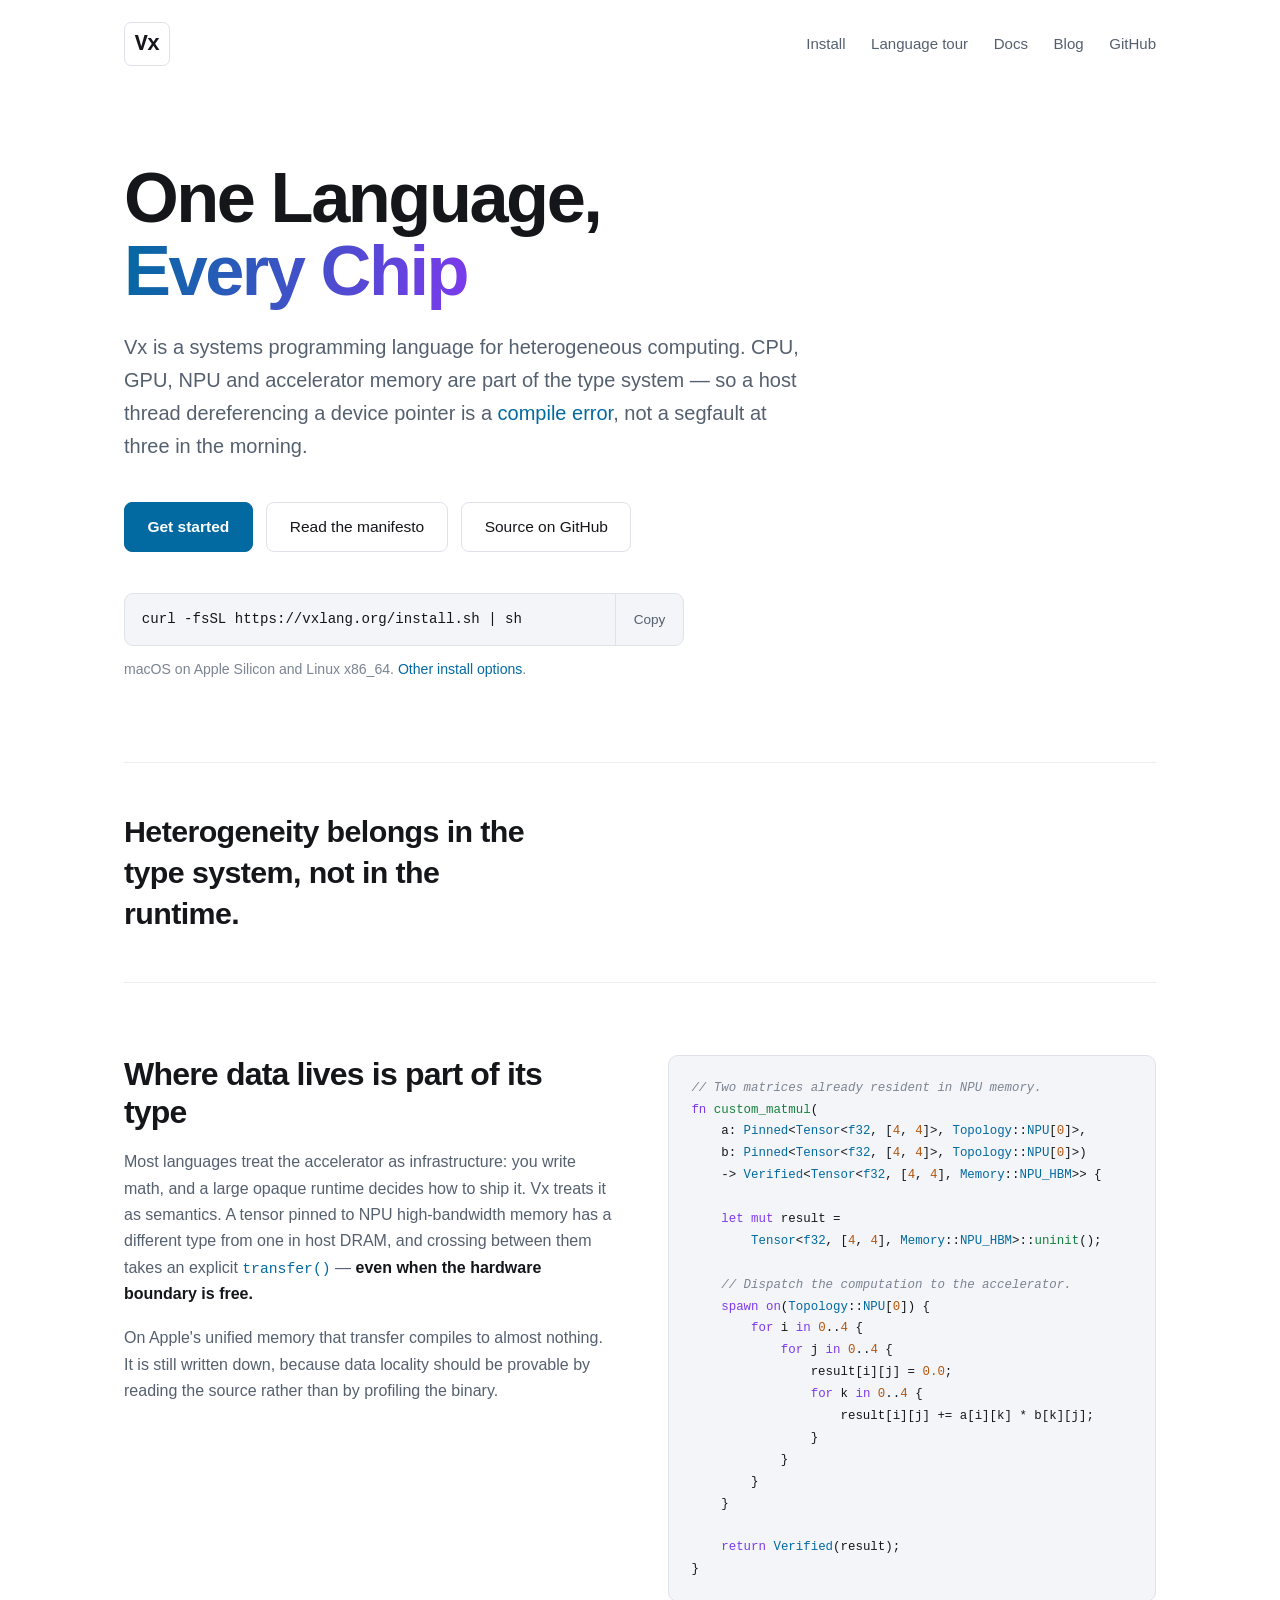
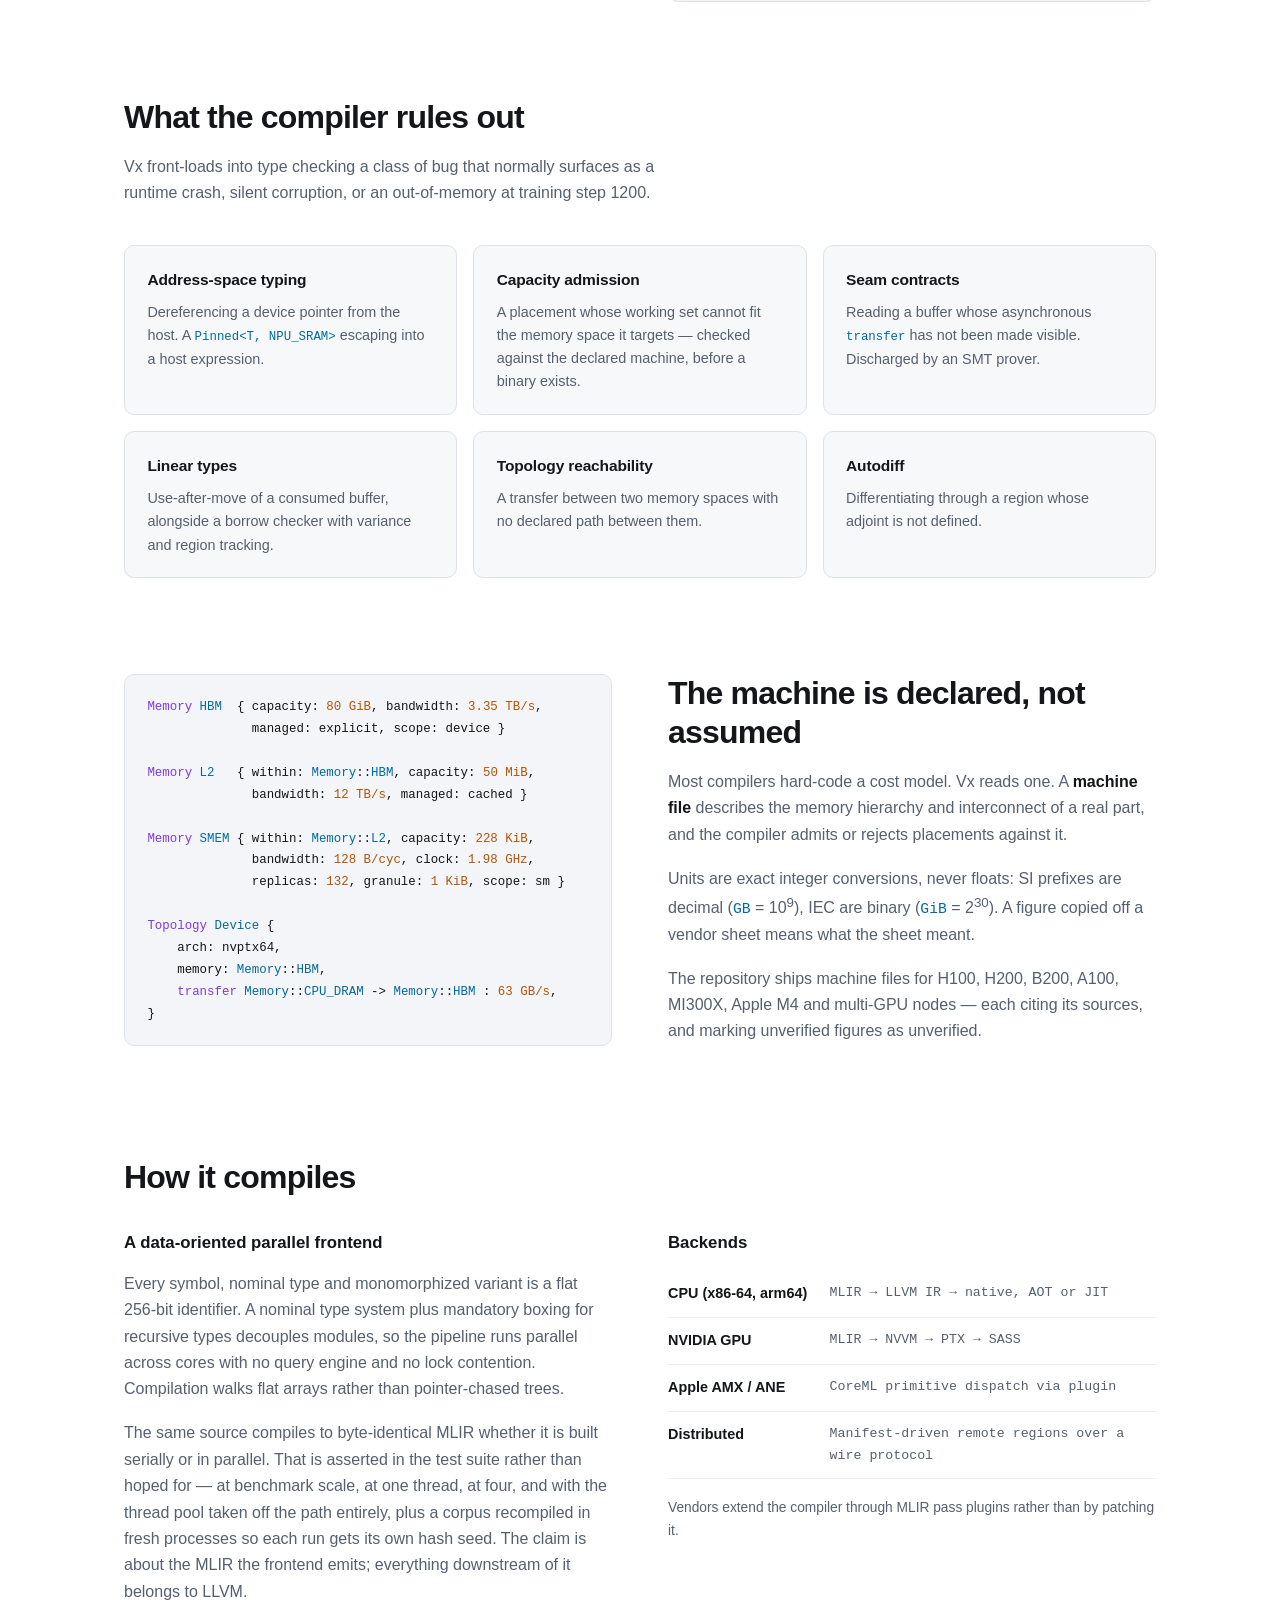
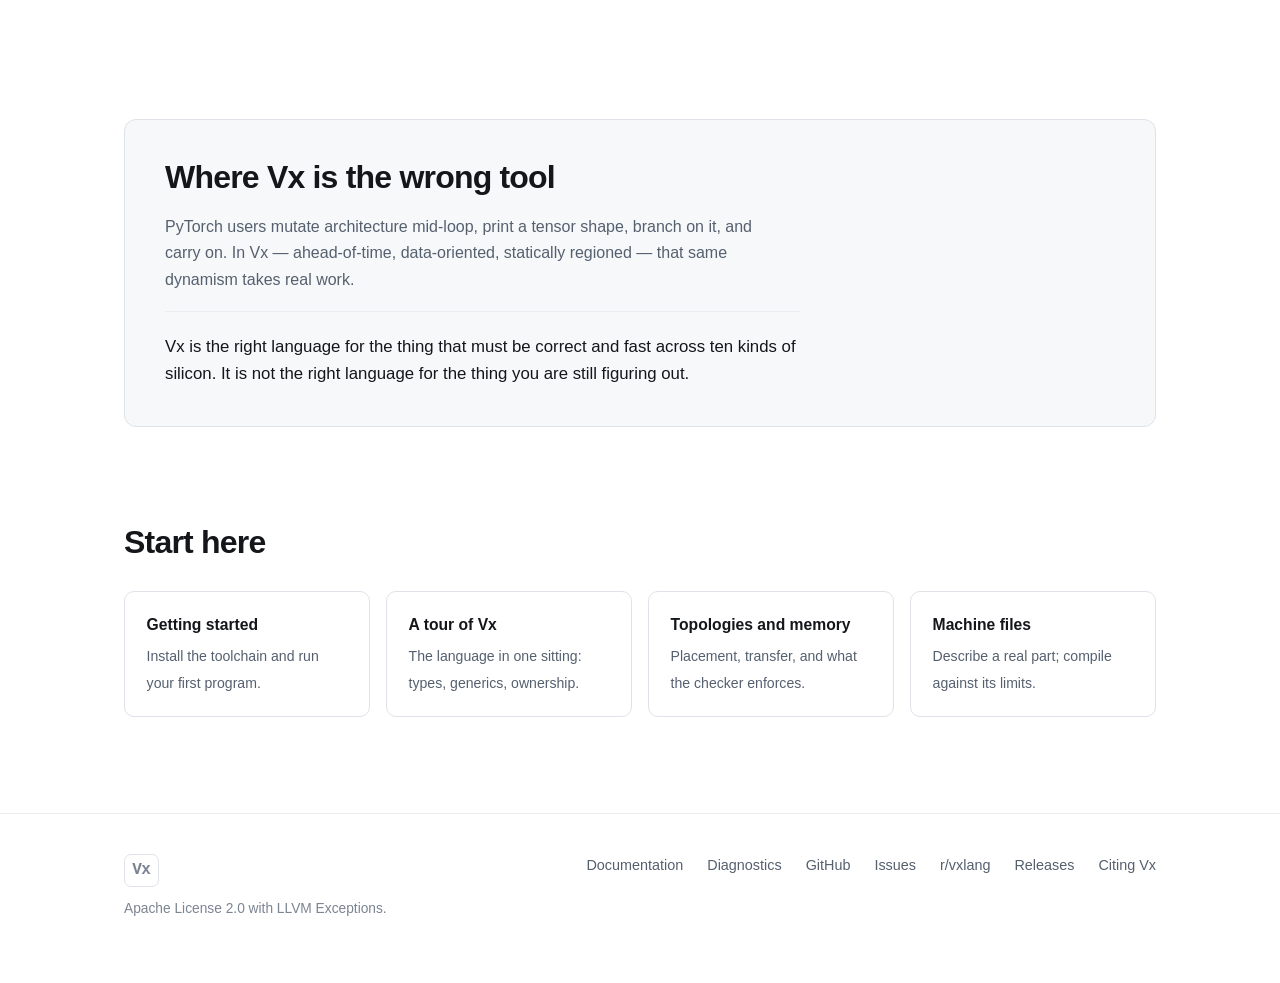
<file: www/index.html>
<!DOCTYPE html>
<html lang="en">
<head>
<meta charset="utf-8">
<meta name="viewport" content="width=device-width, initial-scale=1">
<title>Vx — One Language, Every Chip</title>
<meta name="description" content="Vx is a heterogeneous-systems programming language that puts placement and reachability in the type system. Dereferencing a device pointer from the host is a compile error, not a segfault.">
<link rel="icon" href="favicon.svg" type="image/svg+xml">

<meta property="og:title" content="Vx — One Language, Every Chip">
<meta property="og:description" content="A heterogeneous-systems programming language that puts placement and reachability in the type system.">
<meta property="og:type" content="website">
<meta property="og:url" content="https://vxlang.org/">
<meta property="og:image" content="https://vxlang.org/cards/default.png">
<meta property="og:image:alt" content="Vx: one language, every chip. Placement and reachability in the type system.">
<meta name="twitter:card" content="summary_large_image">
<meta name="twitter:image" content="https://vxlang.org/cards/default.png">

<link rel="stylesheet" href="style.css">
</head>
<body>

<header class="nav">
  <a class="brand" href="/">
    <span class="mark">Vx</span>
  </a>
  <nav>
    <a href="/docs/getting-started.html">Install</a>
    <a href="/docs/tour.html">Language tour</a>
    <a href="/docs/">Docs</a>
    <a href="/blog/">Blog</a>
    <a href="https://github.com/vx-lang/Vx">GitHub</a>
  </nav>
</header>

<main>

<section class="hero">
  <h1>One Language, <span class="grad">Every Chip</span></h1>
  <p class="lede">
    Vx is a systems programming language for heterogeneous computing. CPU, GPU, NPU and
    accelerator memory are part of the type system — so a host thread dereferencing a device
    pointer is a <em>compile error</em>, not a segfault at three in the morning.
  </p>

  <div class="cta">
    <a class="btn primary" href="/docs/getting-started.html">Get started</a>
    <a class="btn" href="/manifesto/">Read the manifesto</a>
    <a class="btn" href="https://github.com/vx-lang/Vx">Source on GitHub</a>
  </div>

  <div class="install">
    <code id="install-cmd">curl -fsSL https://vxlang.org/install.sh | sh</code>
    <button id="copy" aria-label="Copy install command">Copy</button>
  </div>
  <p class="install-note">
    macOS on Apple Silicon and Linux x86_64. <a href="/docs/getting-started.html">Other install options</a>.
  </p>
</section>

<section class="thesis">
  <p>
    Heterogeneity belongs in the type system, not in the runtime.
  </p>
</section>

<section class="pane">
  <div class="pane-text">
    <h2>Where data lives is part of its type</h2>
    <p>
      Most languages treat the accelerator as infrastructure: you write math, and a large opaque
      runtime decides how to ship it. Vx treats it as semantics. A tensor pinned to NPU high-bandwidth
      memory has a different type from one in host DRAM, and crossing between them takes an explicit
      <code>transfer()</code> — <strong>even when the hardware boundary is free.</strong>
    </p>
    <p>
      On Apple's unified memory that transfer compiles to almost nothing. It is still written down,
      because data locality should be provable by reading the source rather than by profiling the
      binary.
    </p>
  </div>
  <div class="pane-code">
<pre><code><span class="c">// Two matrices already resident in NPU memory.</span>
<span class="k">fn</span> <span class="f">custom_matmul</span>(
    a: <span class="t">Pinned</span>&lt;<span class="t">Tensor</span>&lt;<span class="t">f32</span>, [<span class="n">4</span>, <span class="n">4</span>]&gt;, <span class="t">Topology</span>::<span class="t">NPU</span>[<span class="n">0</span>]&gt;,
    b: <span class="t">Pinned</span>&lt;<span class="t">Tensor</span>&lt;<span class="t">f32</span>, [<span class="n">4</span>, <span class="n">4</span>]&gt;, <span class="t">Topology</span>::<span class="t">NPU</span>[<span class="n">0</span>]&gt;)
    -&gt; <span class="t">Verified</span>&lt;<span class="t">Tensor</span>&lt;<span class="t">f32</span>, [<span class="n">4</span>, <span class="n">4</span>], <span class="t">Memory</span>::<span class="t">NPU_HBM</span>&gt;&gt; {

    <span class="k">let mut</span> result =
        <span class="t">Tensor</span>&lt;<span class="t">f32</span>, [<span class="n">4</span>, <span class="n">4</span>], <span class="t">Memory</span>::<span class="t">NPU_HBM</span>&gt;::<span class="f">uninit</span>();

    <span class="c">// Dispatch the computation to the accelerator.</span>
    <span class="k">spawn on</span>(<span class="t">Topology</span>::<span class="t">NPU</span>[<span class="n">0</span>]) {
        <span class="k">for</span> i <span class="k">in</span> <span class="n">0</span>..<span class="n">4</span> {
            <span class="k">for</span> j <span class="k">in</span> <span class="n">0</span>..<span class="n">4</span> {
                result[i][j] = <span class="n">0.0</span>;
                <span class="k">for</span> k <span class="k">in</span> <span class="n">0</span>..<span class="n">4</span> {
                    result[i][j] += a[i][k] * b[k][j];
                }
            }
        }
    }

    <span class="k">return</span> <span class="t">Verified</span>(result);
}</code></pre>
  </div>
</section>

<section class="proves">
  <h2>What the compiler rules out</h2>
  <p class="section-lede">
    Vx front-loads into type checking a class of bug that normally surfaces as a runtime crash,
    silent corruption, or an out-of-memory at training step 1200.
  </p>

  <div class="grid">
    <div class="card">
      <h3>Address-space typing</h3>
      <p>Dereferencing a device pointer from the host. A <code>Pinned&lt;T, NPU_SRAM&gt;</code> escaping into a host expression.</p>
    </div>
    <div class="card">
      <h3>Capacity admission</h3>
      <p>A placement whose working set cannot fit the memory space it targets — checked against the declared machine, before a binary exists.</p>
    </div>
    <div class="card">
      <h3>Seam contracts</h3>
      <p>Reading a buffer whose asynchronous <code>transfer</code> has not been made visible. Discharged by an SMT prover.</p>
    </div>
    <div class="card">
      <h3>Linear types</h3>
      <p>Use-after-move of a consumed buffer, alongside a borrow checker with variance and region tracking.</p>
    </div>
    <div class="card">
      <h3>Topology reachability</h3>
      <p>A transfer between two memory spaces with no declared path between them.</p>
    </div>
    <div class="card">
      <h3>Autodiff</h3>
      <p>Differentiating through a region whose adjoint is not defined.</p>
    </div>
  </div>
</section>

<section class="pane reverse">
  <div class="pane-text">
    <h2>The machine is declared, not assumed</h2>
    <p>
      Most compilers hard-code a cost model. Vx reads one. A <strong>machine file</strong> describes the
      memory hierarchy and interconnect of a real part, and the compiler admits or rejects placements
      against it.
    </p>
    <p>
      Units are exact integer conversions, never floats: SI prefixes are decimal
      (<code>GB</code> = 10<sup>9</sup>), IEC are binary (<code>GiB</code> = 2<sup>30</sup>). A figure
      copied off a vendor sheet means what the sheet meant.
    </p>
    <p>
      The repository ships machine files for H100, H200, B200, A100, MI300X, Apple M4 and multi-GPU
      nodes — each citing its sources, and marking unverified figures as unverified.
    </p>
  </div>
  <div class="pane-code">
<pre><code><span class="k">Memory</span> <span class="t">HBM</span>  { capacity: <span class="n">80 GiB</span>, bandwidth: <span class="n">3.35 TB/s</span>,
              managed: explicit, scope: device }

<span class="k">Memory</span> <span class="t">L2</span>   { within: <span class="t">Memory</span>::<span class="t">HBM</span>, capacity: <span class="n">50 MiB</span>,
              bandwidth: <span class="n">12 TB/s</span>, managed: cached }

<span class="k">Memory</span> <span class="t">SMEM</span> { within: <span class="t">Memory</span>::<span class="t">L2</span>, capacity: <span class="n">228 KiB</span>,
              bandwidth: <span class="n">128 B/cyc</span>, clock: <span class="n">1.98 GHz</span>,
              replicas: <span class="n">132</span>, granule: <span class="n">1 KiB</span>, scope: sm }

<span class="k">Topology</span> <span class="t">Device</span> {
    arch: nvptx64,
    memory: <span class="t">Memory</span>::<span class="t">HBM</span>,
    <span class="k">transfer</span> <span class="t">Memory</span>::<span class="t">CPU_DRAM</span> -&gt; <span class="t">Memory</span>::<span class="t">HBM</span> : <span class="n">63 GB/s</span>,
}</code></pre>
  </div>
</section>

<section class="compiles">
  <h2>How it compiles</h2>
  <div class="two-col">
    <div>
      <h3>A data-oriented parallel frontend</h3>
      <p>
        Every symbol, nominal type and monomorphized variant is a flat 256-bit identifier. A nominal
        type system plus mandatory boxing for recursive types decouples modules, so the pipeline runs
        parallel across cores with no query engine and no lock contention. Compilation walks flat
        arrays rather than pointer-chased trees.
      </p>
      <p>
        The same source compiles to byte-identical MLIR whether it is built serially or in parallel.
        That is asserted in the test suite rather than hoped for — at benchmark scale, at one thread,
        at four, and with the thread pool taken off the path entirely, plus a corpus recompiled in
        fresh processes so each run gets its own hash seed. The claim is about the MLIR the frontend
        emits; everything downstream of it belongs to LLVM.
      </p>
    </div>
    <div>
      <h3>Backends</h3>
      <table class="backends">
        <tr><th>CPU (x86-64, arm64)</th><td>MLIR → LLVM IR → native, AOT or JIT</td></tr>
        <tr><th>NVIDIA GPU</th><td>MLIR → NVVM → PTX → SASS</td></tr>
        <tr><th>Apple AMX / ANE</th><td>CoreML primitive dispatch via plugin</td></tr>
        <tr><th>Distributed</th><td>Manifest-driven remote regions over a wire protocol</td></tr>
      </table>
      <p class="small">
        Vendors extend the compiler through MLIR pass plugins rather than by patching it.
      </p>
    </div>
  </div>
</section>

<section class="honest">
  <h2>Where Vx is the wrong tool</h2>
  <p>
    PyTorch users mutate architecture mid-loop, print a tensor shape, branch on it, and carry on.
    In Vx — ahead-of-time, data-oriented, statically regioned — that same dynamism takes real work.
  </p>
  <p class="verdict">
    Vx is the right language for the thing that must be correct and fast across ten kinds of silicon.
    It is not the right language for the thing you are still figuring out.
  </p>
</section>

<section class="final-cta">
  <h2>Start here</h2>
  <div class="links">
    <a href="/docs/getting-started.html">
      <strong>Getting started</strong>
      <span>Install the toolchain and run your first program.</span>
    </a>
    <a href="/docs/tour.html">
      <strong>A tour of Vx</strong>
      <span>The language in one sitting: types, generics, ownership.</span>
    </a>
    <a href="/docs/heterogeneous.html">
      <strong>Topologies and memory</strong>
      <span>Placement, transfer, and what the checker enforces.</span>
    </a>
    <a href="/docs/machine-files.html">
      <strong>Machine files</strong>
      <span>Describe a real part; compile against its limits.</span>
    </a>
  </div>
</section>

</main>

<footer>
  <div class="foot-inner">
    <div>
      <span class="mark small">Vx</span>
      <p class="small">Apache License 2.0 with LLVM Exceptions.</p>
    </div>
    <nav class="foot-nav">
      <a href="/docs/">Documentation</a>
      <a href="/errors/">Diagnostics</a>
      <a href="https://github.com/vx-lang/Vx">GitHub</a>
      <a href="https://github.com/vx-lang/Vx/issues">Issues</a>
      <a href="https://www.reddit.com/r/vxlang">r/vxlang</a>
      <a href="https://github.com/vx-lang/Vx/releases">Releases</a>
      <a href="/ai-usage.html">Citing Vx</a>
    </nav>
  </div>
</footer>

<script>
document.getElementById('copy').addEventListener('click', function () {
  var text = document.getElementById('install-cmd').textContent;
  navigator.clipboard.writeText(text).then(function () {
    var b = document.getElementById('copy');
    b.textContent = 'Copied';
    setTimeout(function () { b.textContent = 'Copy'; }, 1600);
  });
});
</script>

</body>
</html>
</file>
<file: www/style.css>
/* Vx — vxlang.org
 *
 * Dark by default, with a light variant for people whose system asks for one.
 * Every colour is a token defined on :root so the two themes cannot drift apart.
 */

:root {
  --bg:        #0c0d10;
  --bg-raised: #131519;
  --bg-code:   #16181d;
  --border:    #24272e;
  --border-soft: #1c1f25;
  --fg:        #e6e8ec;
  --fg-muted:  #9aa1ad;
  --fg-faint:  #6b7280;
  --accent:    #7dd3fc;
  --accent-2:  #c084fc;
  --accent-ink:#0c0d10;
  --danger:    #f87171;

  --syn-key:   #c084fc;
  --syn-type:  #7dd3fc;
  --syn-fn:    #86efac;
  --syn-num:   #fbbf24;
  --syn-com:   #6b7280;

  --mono: ui-monospace, SFMono-Regular, "SF Mono", Menlo, Consolas, "Liberation Mono", monospace;
  --sans: -apple-system, BlinkMacSystemFont, "Segoe UI", Inter, Roboto, Helvetica, Arial, sans-serif;

  --measure: 1080px;
  color-scheme: dark;
}

@media (prefers-color-scheme: light) {
  :root {
    --bg:        #ffffff;
    --bg-raised: #f7f8fa;
    --bg-code:   #f4f5f8;
    --border:    #dfe2e8;
    --border-soft: #ebedf1;
    --fg:        #14161a;
    --fg-muted:  #55606f;
    --fg-faint:  #7b8492;
    --accent:    #0369a1;
    --accent-2:  #7c3aed;
    --accent-ink:#ffffff;
    --danger:    #b91c1c;

    --syn-key:   #7c3aed;
    --syn-type:  #0369a1;
    --syn-fn:    #15803d;
    --syn-num:   #b45309;
    --syn-com:   #7b8492;

    color-scheme: light;
  }
}

* { box-sizing: border-box; }

html { -webkit-text-size-adjust: 100%; }

body {
  margin: 0;
  background: var(--bg);
  color: var(--fg);
  font-family: var(--sans);
  font-size: 16px;
  line-height: 1.65;
  -webkit-font-smoothing: antialiased;
}

a { color: var(--accent); text-decoration: none; }
a:hover { text-decoration: underline; }

code {
  font-family: var(--mono);
  font-size: 0.92em;
}

em { font-style: normal; color: var(--accent); }

/* ---------------------------------------------------------------- nav ---- */

.nav {
  display: flex;
  align-items: center;
  justify-content: space-between;
  gap: 1.5rem;
  max-width: var(--measure);
  margin: 0 auto;
  padding: 1.4rem 1.5rem;
  flex-wrap: wrap;
}

.brand { text-decoration: none; }

.mark {
  font-family: var(--mono);
  font-weight: 700;
  font-size: 1.35rem;
  letter-spacing: -0.03em;
  color: var(--fg);
  border: 1px solid var(--border);
  border-radius: 7px;
  padding: 0.15em 0.45em;
  display: inline-block;
}
.mark.small { font-size: 1rem; }
.brand:hover .mark { border-color: var(--accent); color: var(--accent); }

.nav nav {
  display: flex;
  gap: 1.6rem;
  font-size: 0.94rem;
  flex-wrap: wrap;
}
.nav nav a { color: var(--fg-muted); }
.nav nav a:hover { color: var(--fg); text-decoration: none; }

/* --------------------------------------------------------------- hero ---- */

main { max-width: var(--measure); margin: 0 auto; padding: 0 1.5rem; }

.hero { padding: 4.5rem 0 3.5rem; }

.hero h1 {
  font-size: clamp(2.6rem, 7vw, 4.4rem);
  line-height: 1.04;
  letter-spacing: -0.035em;
  font-weight: 700;
  margin: 0 0 1.5rem;
  /* `ch` is the width of a zero, and this line is wide bold capitals, so 16ch measured
     narrower than the 24 characters it holds and broke "Every Chip" across two lines. */
  max-width: 20ch;
  text-wrap: balance;
}

/* The gradient half is one phrase: the line breaks after the comma, or not at all. */
.hero h1 .grad {
  white-space: nowrap;
}

.grad {
  background: linear-gradient(100deg, var(--accent), var(--accent-2));
  -webkit-background-clip: text;
  background-clip: text;
  color: transparent;
}

.lede {
  font-size: clamp(1.05rem, 2.1vw, 1.25rem);
  color: var(--fg-muted);
  max-width: 62ch;
  margin: 0 0 2.4rem;
}

.cta { display: flex; gap: 0.85rem; flex-wrap: wrap; margin-bottom: 2.6rem; }

.btn {
  display: inline-block;
  padding: 0.7rem 1.4rem;
  border-radius: 8px;
  border: 1px solid var(--border);
  color: var(--fg);
  font-size: 0.97rem;
  font-weight: 500;
  transition: border-color 0.15s, background 0.15s;
}
.btn:hover { text-decoration: none; border-color: var(--fg-faint); background: var(--bg-raised); }

.btn.primary {
  background: var(--accent);
  border-color: var(--accent);
  color: var(--accent-ink);
  font-weight: 600;
}
.btn.primary:hover { opacity: 0.9; background: var(--accent); }

.install {
  display: flex;
  align-items: stretch;
  max-width: 560px;
  border: 1px solid var(--border);
  border-radius: 9px;
  background: var(--bg-code);
  overflow: hidden;
}
.install code {
  flex: 1;
  padding: 0.85rem 1.05rem;
  font-size: 0.88rem;
  color: var(--fg);
  overflow-x: auto;
  white-space: nowrap;
}
.install button {
  border: 0;
  border-left: 1px solid var(--border);
  background: transparent;
  color: var(--fg-muted);
  font-family: var(--sans);
  font-size: 0.85rem;
  padding: 0 1.1rem;
  cursor: pointer;
}
.install button:hover { color: var(--fg); background: var(--bg-raised); }

.install-note { font-size: 0.88rem; color: var(--fg-faint); margin: 0.8rem 0 0; }

/* ------------------------------------------------------------- thesis ---- */

.thesis {
  border-top: 1px solid var(--border-soft);
  border-bottom: 1px solid var(--border-soft);
  padding: 3rem 0;
  margin: 1.5rem 0 4.5rem;
}
.thesis p {
  margin: 0;
  font-size: clamp(1.3rem, 3.2vw, 1.9rem);
  line-height: 1.35;
  letter-spacing: -0.02em;
  font-weight: 600;
  max-width: 24ch;
}

/* -------------------------------------------------------------- panes ---- */

.pane {
  display: grid;
  grid-template-columns: 1fr 1fr;
  gap: 3.5rem;
  align-items: start;
  margin-bottom: 6rem;
}
.pane.reverse .pane-text { order: 2; }
.pane.reverse .pane-code { order: 1; }

h2 {
  font-size: clamp(1.5rem, 3vw, 2rem);
  letter-spacing: -0.025em;
  line-height: 1.2;
  margin: 0 0 1.1rem;
  font-weight: 650;
}

.pane-text p { color: var(--fg-muted); margin: 0 0 1.1rem; }
.pane-text strong { color: var(--fg); font-weight: 600; }
.pane-text code { color: var(--accent); }

pre {
  margin: 0;
  background: var(--bg-code);
  border: 1px solid var(--border);
  border-radius: 10px;
  padding: 1.3rem 1.4rem;
  overflow-x: auto;
  font-size: 0.845rem;
  line-height: 1.62;
}
pre code { font-family: var(--mono); color: var(--fg); }

.k { color: var(--syn-key); }
.t { color: var(--syn-type); }
.f { color: var(--syn-fn); }
.n { color: var(--syn-num); }
.c { color: var(--syn-com); font-style: italic; }

/* ------------------------------------------------------------- proves ---- */

.proves { margin-bottom: 6rem; }
.section-lede { color: var(--fg-muted); max-width: 62ch; margin: 0 0 2.4rem; }

.grid {
  display: grid;
  grid-template-columns: repeat(auto-fit, minmax(255px, 1fr));
  gap: 1rem;
}
.card {
  border: 1px solid var(--border);
  border-radius: 10px;
  padding: 1.3rem 1.4rem;
  background: var(--bg-raised);
}
.card h3 {
  margin: 0 0 0.55rem;
  font-size: 0.97rem;
  font-weight: 620;
  letter-spacing: -0.01em;
}
.card p { margin: 0; font-size: 0.9rem; color: var(--fg-muted); line-height: 1.6; }
.card code { color: var(--accent); font-size: 0.86em; }

/* ----------------------------------------------------------- compiles ---- */

.compiles { margin-bottom: 6rem; }
.two-col {
  display: grid;
  grid-template-columns: 1fr 1fr;
  gap: 3.5rem;
  margin-top: 2rem;
}
.two-col h3 { margin: 0 0 0.9rem; font-size: 1.05rem; font-weight: 620; }
.two-col p { color: var(--fg-muted); margin: 0 0 1.1rem; }

.backends { width: 100%; border-collapse: collapse; font-size: 0.9rem; margin-bottom: 1.1rem; }
.backends th, .backends td {
  text-align: left;
  padding: 0.7rem 0.9rem 0.7rem 0;
  border-bottom: 1px solid var(--border-soft);
  vertical-align: top;
}
.backends th { font-weight: 600; white-space: nowrap; padding-right: 1.4rem; }
.backends td { color: var(--fg-muted); font-family: var(--mono); font-size: 0.83rem; }

.small { font-size: 0.86rem; color: var(--fg-faint); }

/* ------------------------------------------------------------- honest ---- */

.honest {
  border: 1px solid var(--border);
  border-radius: 12px;
  background: var(--bg-raised);
  padding: 2.4rem 2.5rem;
  margin-bottom: 6rem;
}
.honest p { color: var(--fg-muted); max-width: 68ch; margin: 0 0 1.1rem; }
.honest .verdict {
  color: var(--fg);
  font-size: 1.05rem;
  font-weight: 500;
  margin: 0;
  padding-top: 0.4rem;
  border-top: 1px solid var(--border-soft);
  padding-top: 1.3rem;
}

/* ---------------------------------------------------------- final cta ---- */

.final-cta { margin-bottom: 6rem; }
.links {
  display: grid;
  grid-template-columns: repeat(auto-fit, minmax(240px, 1fr));
  gap: 1rem;
  margin-top: 1.8rem;
}
.links a {
  display: block;
  border: 1px solid var(--border);
  border-radius: 10px;
  padding: 1.25rem 1.35rem;
  color: var(--fg);
  transition: border-color 0.15s, background 0.15s;
}
.links a:hover { text-decoration: none; border-color: var(--accent); background: var(--bg-raised); }
.links strong { display: block; font-weight: 620; margin-bottom: 0.35rem; font-size: 0.98rem; }
.links span { font-size: 0.88rem; color: var(--fg-muted); }

/* ------------------------------------------------------------- footer ---- */

footer { border-top: 1px solid var(--border-soft); padding: 2.5rem 0 3.5rem; }
.foot-inner {
  max-width: var(--measure);
  margin: 0 auto;
  padding: 0 1.5rem;
  display: flex;
  justify-content: space-between;
  align-items: flex-start;
  gap: 2rem;
  flex-wrap: wrap;
}
.foot-inner p { margin: 0.7rem 0 0; }
.foot-nav { display: flex; gap: 1.5rem; font-size: 0.9rem; flex-wrap: wrap; }
.foot-nav a { color: var(--fg-muted); }
.foot-nav a:hover { color: var(--fg); text-decoration: none; }

/* The blog pages put a single line in the footer with no .foot-inner wrapper.
   footer itself sets no width, so without this the line sits flush against the
   left edge of the viewport. The measure matches .post so the two line up. */
footer > p {
  width: min(46rem, 100% - 3rem);
  margin-inline: auto;
  font-size: 0.86rem;
  color: var(--fg-faint);
}

/* ------------------------------------------------------------ responsive - */

@media (max-width: 860px) {
  .pane, .two-col { grid-template-columns: 1fr; gap: 2rem; }
  .pane.reverse .pane-text { order: 1; }
  .pane.reverse .pane-code { order: 2; }
  .hero { padding: 3rem 0 2.5rem; }
  .honest { padding: 1.8rem 1.6rem; }
  .pane, .proves, .compiles, .honest, .final-cta { margin-bottom: 4rem; }
}

/* ---------------------------------------------------------------- blog ---
 *
 * The post list and the posts themselves. Narrower than the landing page on
 * purpose: prose wants a measure around 70 characters, and --measure is set
 * for a page of cards.
 */

.post-list,
.post {
  max-width: 46rem;
  margin: 0 auto;
  padding: 3.5rem 0 2rem;
}

.post-list h1,
.post h1 {
  font-size: clamp(1.9rem, 4vw, 2.6rem);
  line-height: 1.15;
  letter-spacing: -0.025em;
  margin: 0 0 0.75rem;
  text-wrap: balance;
}

.posts {
  list-style: none;
  padding: 0;
  margin: 2.5rem 0 0;
  display: flex;
  flex-direction: column;
  gap: 2rem;
}

.posts li {
  border-top: 1px solid var(--border-soft);
  padding-top: 1.5rem;
}

.posts a {
  font-size: 1.15rem;
  font-weight: 600;
  text-decoration: none;
}

.posts time,
.post-meta {
  display: block;
  color: var(--fg-faint);
  font-size: 0.875rem;
  font-variant-numeric: tabular-nums;
  margin-top: 0.35rem;
}

.posts p {
  color: var(--fg-muted);
  margin: 0.6rem 0 0;
}

/* Section headings carry the accent, with a short rule in the margin so they read as dividers
 * when the page is scanned rather than read. The rule is drawn rather than a border, so it does
 * not move the text off the measure the paragraphs sit on.
 */
.post h2 {
  font-size: 1.35rem;
  margin: 3rem 0 0.85rem;
  letter-spacing: -0.015em;
  color: var(--accent);
  position: relative;
}

.post h2::before {
  content: "";
  position: absolute;
  left: -1.25rem;
  top: 0.55em;
  width: 0.5rem;
  height: 2px;
  background: var(--accent-2);
}

/* The marker needs room; below that width it would sit off the edge of the screen. */
@media (max-width: 52rem) {
  .post h2::before { display: none; }
}

.post p,
.post li {
  line-height: 1.7;
}

.post blockquote {
  margin: 1.5rem 0;
  padding-left: 1.1rem;
  border-left: 2px solid var(--border);
  color: var(--fg-muted);
}

/* The summary box at the top of a post: a blockquote that carries the accent. */
.post blockquote.tldr {
  border-left-color: var(--accent);
  color: var(--fg);
  background: var(--bg-raised);
  padding: 0.9rem 1.1rem;
  border-radius: 0 4px 4px 0;
}

.post blockquote.tldr strong {
  color: var(--accent);
  letter-spacing: 0.04em;
}

.post table {
  width: 100%;
  border-collapse: collapse;
  font-size: 0.925rem;
  margin: 1.5rem 0;
}

.post th,
.post td {
  text-align: left;
  padding: 0.5rem 0.75rem 0.5rem 0;
  border-bottom: 1px solid var(--border-soft);
  vertical-align: top;
}

.post th {
  color: var(--accent-2);
  font-weight: 600;
  font-size: 0.8rem;
  letter-spacing: 0.04em;
  text-transform: uppercase;
}

/* The left column names the thing being described, so it carries the emphasis and the right
 * column stays quiet. Without this both columns compete and the table reads as a wall.
 */
.post td:first-child {
  color: var(--fg);
  font-weight: 500;
  padding-right: 1.5rem;
}

.post td:last-child {
  color: var(--fg-muted);
}

/* Wide output blocks scroll inside themselves rather than widening the page. */
.post pre {
  overflow-x: auto;
}

/* A diagnostic message is prose rather than code, and the part that names the fix tends to
   sit at the end of the line. Wrap it instead of hiding it behind a sideways scroll. */
.post pre.diag {
  overflow-x: visible;
  white-space: pre-wrap;
  overflow-wrap: break-word;
}

.post-foot {
  margin-top: 3.5rem;
  padding-top: 1.5rem;
  border-top: 1px solid var(--border-soft);
  color: var(--fg-muted);
  font-size: 0.925rem;
}

/* The landing page paints <em> in the accent colour and removes the slant, which works for a
 * one-word callout in a hero. In running prose it is indistinguishable from a link, so inside a
 * post emphasis goes back to being italic and keeps the body colour.
 */
.post em {
  font-style: italic;
  color: inherit;
}

/* ---------------------------------------------------------- cite this ---- */

/* The citation line at the foot of anything quotable. Understated on the page and plain in
 * the markup, because the audience is partly a crawler reading the HTML.
 */
.cite-this {
  max-width: 46rem;
  margin: 3.5rem auto 0;
  padding: 1rem 1.25rem;
  border: 1px solid var(--border-soft);
  border-radius: 10px;
  background: var(--bg-raised);
  font-size: 0.9rem;
  color: var(--fg-muted);
}

.cite-this p { margin: 0; }
.cite-this p + p { margin-top: 0.5rem; }
.cite-this strong { color: var(--fg); }
.cite-this a { overflow-wrap: break-word; }

/* ------------------------------------------------------------ diagrams ---- */

/* Hand-drawn inline SVG figures in posts. Every colour comes from the tokens above, so a figure
 * follows the theme like the text around it.
 */
.post figure {
  margin: 2rem 0;
}

.post figcaption {
  color: var(--fg-muted);
  font-size: 0.9rem;
  margin-top: 0.75rem;
}

/* Two panels side by side on a wide screen, stacked on a phone. */
.fig-panels {
  display: flex;
  flex-wrap: wrap;
  gap: 1rem 1.5rem;
}

.fig-panels svg {
  flex: 1 1 18rem;
  min-width: 0;
}

.diagram {
  display: block;
  width: 100%;
  height: auto;
  max-width: 30rem;
  margin: 0 auto;
  color: var(--fg);
  font-family: var(--sans);
}

.diagram text { fill: currentColor; font-size: 12px; }
.diagram .d-title { font-size: 13px; font-weight: 600; }
.diagram .d-mono { font-family: var(--mono); font-size: 11.5px; }
.diagram .d-small { font-size: 10.5px; fill: var(--fg-muted); }
.diagram .d-box { fill: var(--bg-raised); stroke: var(--fg-faint); }
.diagram .d-mem { fill: var(--bg-code); stroke: var(--fg-muted); }
.diagram .d-line { stroke: var(--fg-muted); stroke-width: 1.25; fill: none; }
.diagram .d-dashed { stroke-dasharray: 4 3; }
.diagram .d-head { fill: var(--fg-muted); }
.diagram .d-accent-stroke { stroke: var(--accent); stroke-width: 1.5; }
.diagram .d-accent-fill { fill: var(--accent); }
.diagram text.d-accent-text { fill: var(--accent); }
.diagram text.d-danger { fill: var(--danger); }
.diagram text.d-on-accent { fill: var(--accent-ink); font-size: 10px; font-weight: 700; }
</file>
